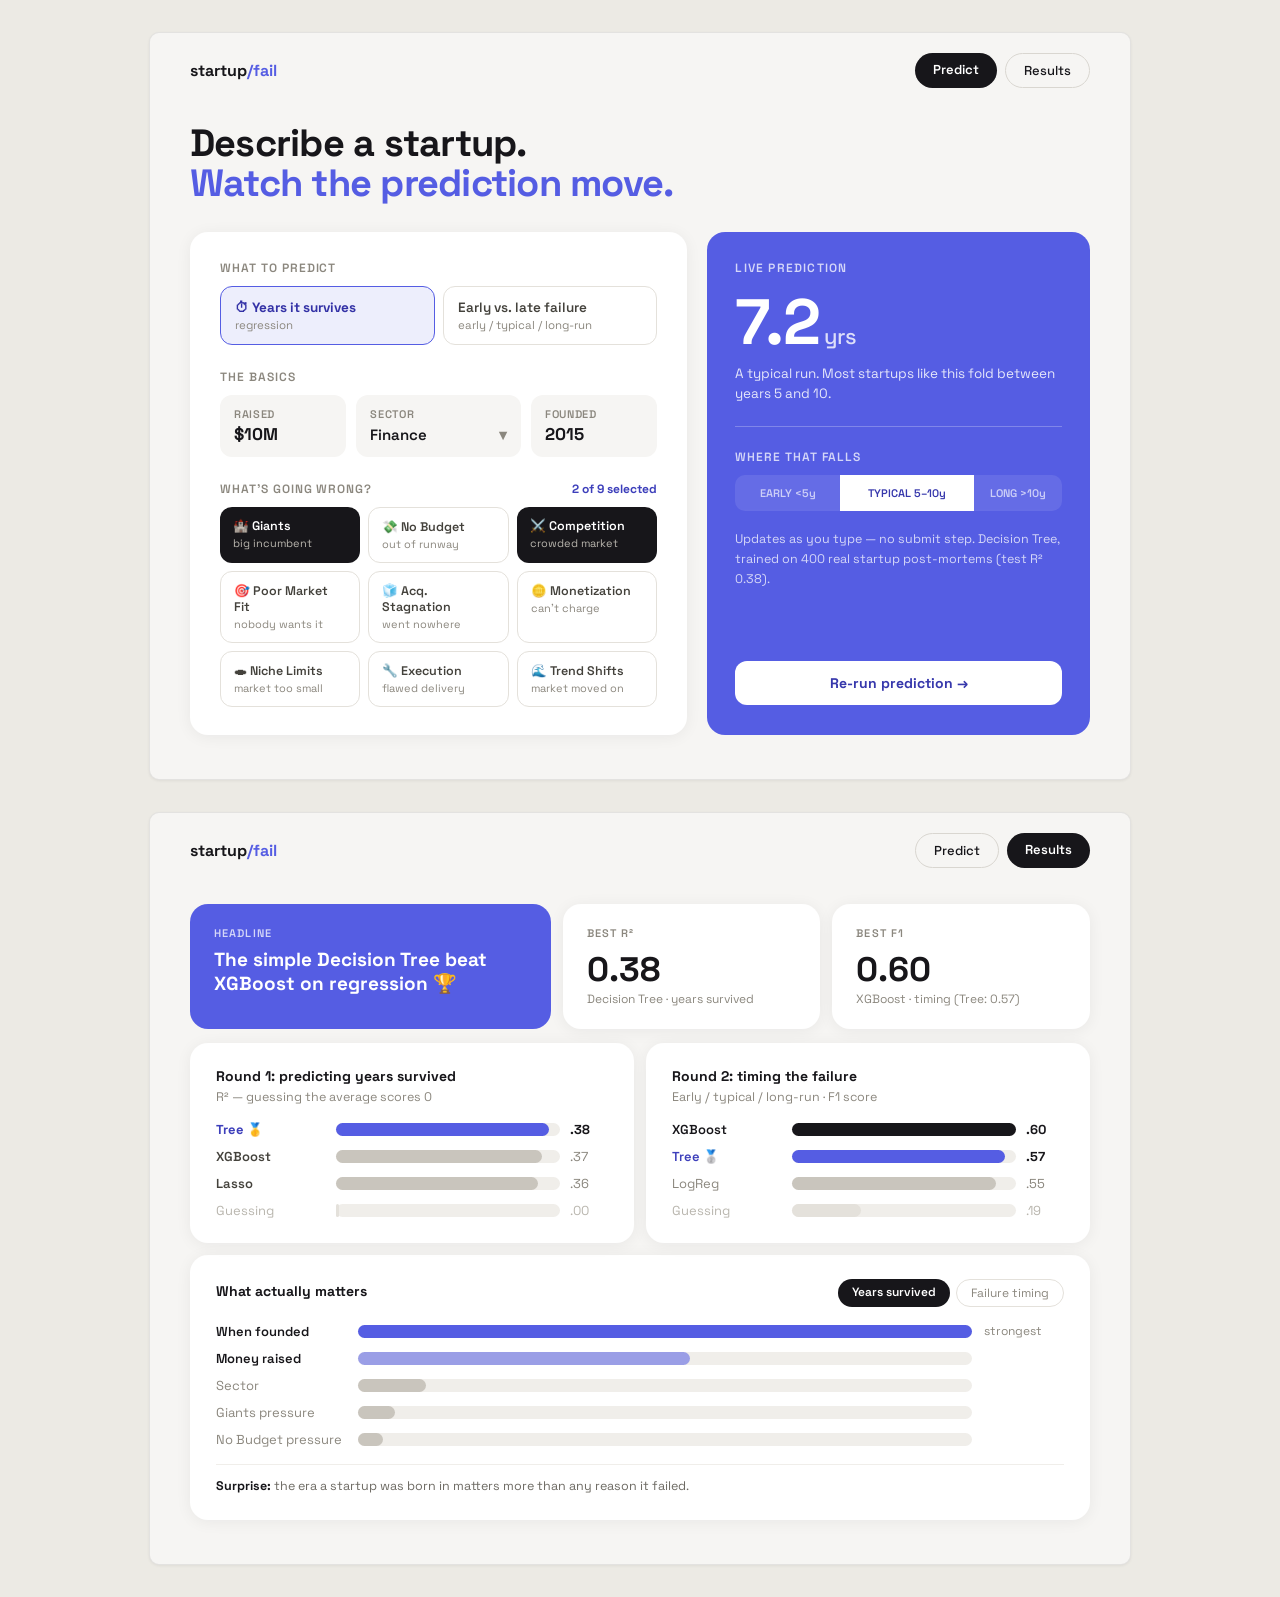
<file: docs/design_handoff_2a/2a-reference.html>
<!DOCTYPE html>
<html lang="en">
<head>
<meta charset="utf-8">
<meta name="viewport" content="width=device-width, initial-scale=1">
<title>2a Reference — startup/fail Studio redesign</title>
<link rel="preconnect" href="https://fonts.googleapis.com">
<link href="https://fonts.googleapis.com/css2?family=Space+Grotesk:wght@400;500;600;700&display=swap" rel="stylesheet">
<style>body{margin:0;background:#eceae4;display:flex;flex-direction:column;align-items:center;gap:32px;padding:32px}.dv-card{width:980px;max-width:100%;background:#f6f5f3;border:1px solid rgba(0,0,0,.08);border-radius:10px;box-shadow:0 1px 3px rgba(0,0,0,.06);overflow:hidden}</style>
</head>
<body>
<!-- DESIGN REFERENCE (static, non-interactive). Two views: Predictor, then Dashboard. -->
<div class="dv-card" style="width:980px;background:#f6f5f3;border-radius:10px" data-screen-label="2a Predictor">
<div style="font-family:'Space Grotesk',sans-serif;color:#17161a">
  <div style="display:flex;justify-content:space-between;align-items:center;padding:20px 40px">
    <div style="font-size:16px;font-weight:700">startup<span style="color:oklch(0.55 0.2 275)">/fail</span></div>
    <div style="display:flex;gap:8px">
      <span style="padding:8px 18px;border-radius:99px;background:#17161a;color:#fff;font-size:13px;font-weight:600">Predict</span>
      <span style="padding:8px 18px;border-radius:99px;border:1.5px solid #d9d6d0;font-size:13px;font-weight:500">Results</span>
    </div>
  </div>
  <div style="padding:16px 40px 44px">
    <h1 style="font-size:38px;font-weight:700;letter-spacing:-.02em;line-height:1.05;margin:0 0 28px">Describe a startup.<br><span style="color:oklch(0.55 0.2 275)">Watch the prediction move.</span></h1>
    <div style="display:grid;grid-template-columns:1.3fr 1fr;gap:20px;align-items:stretch">

      <div style="background:#fff;border-radius:18px;padding:28px 30px;box-shadow:0 2px 16px rgba(20,18,30,.06);display:flex;flex-direction:column;gap:24px">
        <div>
          <div style="font-size:12px;font-weight:600;color:#8b877e;text-transform:uppercase;letter-spacing:.08em;margin-bottom:10px">What to predict</div>
          <div style="display:grid;grid-template-columns:1fr 1fr;gap:8px">
            <div style="border-radius:12px;background:oklch(0.55 0.2 275 / .1);border:1.5px solid oklch(0.55 0.2 275);padding:12px 14px"><div style="font-size:13.5px;font-weight:700;color:oklch(0.4 0.18 275)">⏱ Years it survives</div><div style="font-size:11.5px;color:#8b877e;margin-top:2px">regression</div></div>
            <div style="border-radius:12px;border:1.5px solid #e4e1db;padding:12px 14px"><div style="font-size:13.5px;font-weight:600;color:#44423c">Early vs. late failure</div><div style="font-size:11.5px;color:#8b877e;margin-top:2px">early / typical / long-run</div></div>
          </div>
        </div>
        <div>
          <div style="font-size:12px;font-weight:600;color:#8b877e;text-transform:uppercase;letter-spacing:.08em;margin-bottom:10px">The basics</div>
          <div style="display:grid;grid-template-columns:1fr 1.3fr 1fr;gap:10px">
            <div style="background:#f6f5f3;border-radius:12px;padding:12px 14px"><div style="font-size:11px;font-weight:600;color:#8b877e;text-transform:uppercase;letter-spacing:.06em">Raised</div><div style="font-size:17px;font-weight:700;margin-top:2px">$10M</div></div>
            <div style="background:#f6f5f3;border-radius:12px;padding:12px 14px"><div style="font-size:11px;font-weight:600;color:#8b877e;text-transform:uppercase;letter-spacing:.06em">Sector</div><div style="font-size:15px;font-weight:600;margin-top:4px;display:flex;justify-content:space-between">Finance <span style="color:#8b877e">▾</span></div></div>
            <div style="background:#f6f5f3;border-radius:12px;padding:12px 14px"><div style="font-size:11px;font-weight:600;color:#8b877e;text-transform:uppercase;letter-spacing:.06em">Founded</div><div style="font-size:17px;font-weight:700;margin-top:2px">2015</div></div>
          </div>
        </div>
        <div>
          <div style="display:flex;justify-content:space-between;align-items:baseline;margin-bottom:10px">
            <span style="font-size:12px;font-weight:600;color:#8b877e;text-transform:uppercase;letter-spacing:.08em">What's going wrong?</span>
            <span style="font-size:12px;font-weight:700;color:oklch(0.45 0.19 275)">2 of 9 selected</span>
          </div>
          <div style="display:grid;grid-template-columns:1fr 1fr 1fr;gap:8px">
            <div style="border-radius:12px;background:#17161a;color:#fff;padding:11px 13px;font-size:12.5px;font-weight:600">🏰 Giants<div style="font-weight:400;font-size:11px;color:#b9b6ae;margin-top:2px">big incumbent</div></div>
            <div style="border-radius:12px;border:1.5px solid #e4e1db;padding:11px 13px;font-size:12.5px;font-weight:600;color:#44423c">💸 No Budget<div style="font-weight:400;font-size:11px;color:#8b877e;margin-top:2px">out of runway</div></div>
            <div style="border-radius:12px;background:#17161a;color:#fff;padding:11px 13px;font-size:12.5px;font-weight:600">⚔️ Competition<div style="font-weight:400;font-size:11px;color:#b9b6ae;margin-top:2px">crowded market</div></div>
            <div style="border-radius:12px;border:1.5px solid #e4e1db;padding:11px 13px;font-size:12.5px;font-weight:600;color:#44423c">🎯 Poor Market Fit<div style="font-weight:400;font-size:11px;color:#8b877e;margin-top:2px">nobody wants it</div></div>
            <div style="border-radius:12px;border:1.5px solid #e4e1db;padding:11px 13px;font-size:12.5px;font-weight:600;color:#44423c">🧊 Acq. Stagnation<div style="font-weight:400;font-size:11px;color:#8b877e;margin-top:2px">went nowhere</div></div>
            <div style="border-radius:12px;border:1.5px solid #e4e1db;padding:11px 13px;font-size:12.5px;font-weight:600;color:#44423c">🪙 Monetization<div style="font-weight:400;font-size:11px;color:#8b877e;margin-top:2px">can't charge</div></div>
            <div style="border-radius:12px;border:1.5px solid #e4e1db;padding:11px 13px;font-size:12.5px;font-weight:600;color:#44423c">🕳 Niche Limits<div style="font-weight:400;font-size:11px;color:#8b877e;margin-top:2px">market too small</div></div>
            <div style="border-radius:12px;border:1.5px solid #e4e1db;padding:11px 13px;font-size:12.5px;font-weight:600;color:#44423c">🔧 Execution<div style="font-weight:400;font-size:11px;color:#8b877e;margin-top:2px">flawed delivery</div></div>
            <div style="border-radius:12px;border:1.5px solid #e4e1db;padding:11px 13px;font-size:12.5px;font-weight:600;color:#44423c">🌊 Trend Shifts<div style="font-weight:400;font-size:11px;color:#8b877e;margin-top:2px">market moved on</div></div>
          </div>
        </div>
      </div>

      <div style="background:oklch(0.55 0.2 275);border-radius:18px;padding:28px 28px 30px;color:#fff;display:flex;flex-direction:column">
        <div style="font-size:12px;font-weight:600;text-transform:uppercase;letter-spacing:.1em;opacity:.75;margin-bottom:14px">Live prediction</div>
        <div style="font-size:64px;font-weight:700;line-height:1;letter-spacing:-.02em">7.2<span style="font-size:22px;font-weight:500;opacity:.8"> yrs</span></div>
        <div style="font-size:13.5px;line-height:1.5;opacity:.85;margin-top:10px">A typical run. Most startups like this fold between years 5 and 10.</div>
        <div style="height:1px;background:rgba(255,255,255,.25);margin:22px 0"></div>
        <div style="font-size:12px;font-weight:600;text-transform:uppercase;letter-spacing:.08em;opacity:.75;margin-bottom:10px">Where that falls</div>
        <div style="display:flex;height:36px;border-radius:10px;overflow:hidden;font-size:11px;font-weight:600">
          <div style="width:32%;background:rgba(255,255,255,.14);display:flex;align-items:center;justify-content:center;opacity:.7">EARLY &lt;5y</div>
          <div style="width:41%;background:#fff;color:oklch(0.42 0.18 275);display:flex;align-items:center;justify-content:center">TYPICAL 5–10y</div>
          <div style="width:27%;background:rgba(255,255,255,.14);display:flex;align-items:center;justify-content:center;opacity:.7">LONG &gt;10y</div>
        </div>
        <div style="font-size:12.5px;line-height:1.6;opacity:.75;margin-top:18px">Updates as you type — no submit step. Decision Tree, trained on 400 real startup post-mortems (test R² 0.38).</div>
        <div style="margin-top:auto;padding-top:20px"><div style="background:#fff;color:oklch(0.42 0.18 275);border-radius:12px;padding:13px;text-align:center;font-size:14px;font-weight:700">Re-run prediction →</div></div>
      </div>

    </div>
  </div>
</div>
</div>

<div class="dv-card" style="width:980px;background:#f6f5f3;border-radius:10px" data-screen-label="2a Dashboard">
<div style="font-family:'Space Grotesk',sans-serif;color:#17161a">
  <div style="display:flex;justify-content:space-between;align-items:center;padding:20px 40px">
    <div style="font-size:16px;font-weight:700">startup<span style="color:oklch(0.55 0.2 275)">/fail</span></div>
    <div style="display:flex;gap:8px">
      <span style="padding:8px 18px;border-radius:99px;border:1.5px solid #d9d6d0;font-size:13px;font-weight:500">Predict</span>
      <span style="padding:8px 18px;border-radius:99px;background:#17161a;color:#fff;font-size:13px;font-weight:600">Results</span>
    </div>
  </div>
  <div style="padding:16px 40px 44px">
    <div style="display:grid;grid-template-columns:1.4fr 1fr 1fr;gap:12px;margin-bottom:14px">
      <div style="background:oklch(0.55 0.2 275);color:#fff;border-radius:18px;padding:22px 24px"><div style="font-size:11px;font-weight:600;text-transform:uppercase;letter-spacing:.1em;opacity:.75;margin-bottom:8px">Headline</div><div style="font-size:19px;font-weight:700;line-height:1.3">The simple Decision Tree beat XGBoost on regression 🏆</div></div>
      <div style="background:#fff;border-radius:18px;padding:22px 24px;box-shadow:0 2px 16px rgba(20,18,30,.06)"><div style="font-size:11px;font-weight:600;text-transform:uppercase;letter-spacing:.1em;color:#8b877e;margin-bottom:8px">Best R²</div><div style="font-size:34px;font-weight:700">0.38</div><div style="font-size:12px;color:#8b877e">Decision Tree · years survived</div></div>
      <div style="background:#fff;border-radius:18px;padding:22px 24px;box-shadow:0 2px 16px rgba(20,18,30,.06)"><div style="font-size:11px;font-weight:600;text-transform:uppercase;letter-spacing:.1em;color:#8b877e;margin-bottom:8px">Best F1</div><div style="font-size:34px;font-weight:700">0.60</div><div style="font-size:12px;color:#8b877e">XGBoost · timing (Tree: 0.57)</div></div>
    </div>
    <div style="display:grid;grid-template-columns:1fr 1fr;gap:12px;margin-bottom:12px">
      <div style="background:#fff;border-radius:18px;padding:24px 26px;box-shadow:0 2px 16px rgba(20,18,30,.06)">
        <div style="font-size:14px;font-weight:700;margin-bottom:4px">Round 1: predicting years survived</div>
        <div style="font-size:12.5px;color:#8b877e;margin-bottom:16px">R² — guessing the average scores 0</div>
        <div style="display:flex;flex-direction:column;gap:10px;font-size:13px">
          <div style="display:grid;grid-template-columns:110px 1fr 38px;gap:10px;align-items:center"><span style="font-weight:700;color:oklch(0.45 0.19 275)">Tree 🥇</span><div style="height:13px;background:#f0eeea;border-radius:99px"><div style="width:95%;height:100%;background:oklch(0.55 0.2 275);border-radius:99px"></div></div><span style="font-weight:700">.38</span></div>
          <div style="display:grid;grid-template-columns:110px 1fr 38px;gap:10px;align-items:center"><span style="color:#44423c;font-weight:600">XGBoost</span><div style="height:13px;background:#f0eeea;border-radius:99px"><div style="width:92%;height:100%;background:#c9c5bd;border-radius:99px"></div></div><span style="color:#8b877e">.37</span></div>
          <div style="display:grid;grid-template-columns:110px 1fr 38px;gap:10px;align-items:center"><span style="color:#44423c;font-weight:600">Lasso</span><div style="height:13px;background:#f0eeea;border-radius:99px"><div style="width:90%;height:100%;background:#c9c5bd;border-radius:99px"></div></div><span style="color:#8b877e">.36</span></div>
          <div style="display:grid;grid-template-columns:110px 1fr 38px;gap:10px;align-items:center"><span style="color:#b9b6ae">Guessing</span><div style="height:13px;background:#f0eeea;border-radius:99px"><div style="width:1.5%;height:100%;background:#e4e1db;border-radius:99px"></div></div><span style="color:#b9b6ae">.00</span></div>
        </div>
      </div>
      <div style="background:#fff;border-radius:18px;padding:24px 26px;box-shadow:0 2px 16px rgba(20,18,30,.06)">
        <div style="font-size:14px;font-weight:700;margin-bottom:4px">Round 2: timing the failure</div>
        <div style="font-size:12.5px;color:#8b877e;margin-bottom:16px">Early / typical / long-run · F1 score</div>
        <div style="display:flex;flex-direction:column;gap:10px;font-size:13px">
          <div style="display:grid;grid-template-columns:110px 1fr 38px;gap:10px;align-items:center"><span style="font-weight:600">XGBoost</span><div style="height:13px;background:#f0eeea;border-radius:99px"><div style="width:100%;height:100%;background:#17161a;border-radius:99px"></div></div><span style="font-weight:700">.60</span></div>
          <div style="display:grid;grid-template-columns:110px 1fr 38px;gap:10px;align-items:center"><span style="font-weight:600;color:oklch(0.45 0.19 275)">Tree 🥈</span><div style="height:13px;background:#f0eeea;border-radius:99px"><div style="width:95%;height:100%;background:oklch(0.55 0.2 275);border-radius:99px"></div></div><span style="font-weight:700">.57</span></div>
          <div style="display:grid;grid-template-columns:110px 1fr 38px;gap:10px;align-items:center"><span style="color:#8b877e">LogReg</span><div style="height:13px;background:#f0eeea;border-radius:99px"><div style="width:91%;height:100%;background:#c9c5bd;border-radius:99px"></div></div><span style="color:#8b877e">.55</span></div>
          <div style="display:grid;grid-template-columns:110px 1fr 38px;gap:10px;align-items:center"><span style="color:#b9b6ae">Guessing</span><div style="height:13px;background:#f0eeea;border-radius:99px"><div style="width:31%;height:100%;background:#e4e1db;border-radius:99px"></div></div><span style="color:#b9b6ae">.19</span></div>
        </div>
      </div>
    </div>
    <div style="background:#fff;border-radius:18px;padding:24px 26px;box-shadow:0 2px 16px rgba(20,18,30,.06)">
      <div style="display:flex;justify-content:space-between;align-items:baseline;margin-bottom:16px">
        <div style="font-size:14px;font-weight:700">What actually matters</div>
        <div style="display:flex;gap:6px;font-size:12px"><span style="padding:5px 14px;border-radius:99px;background:#17161a;color:#fff;font-weight:600">Years survived</span><span style="padding:5px 14px;border-radius:99px;border:1.5px solid #e4e1db;color:#8b877e">Failure timing</span></div>
      </div>
      <div style="display:flex;flex-direction:column;gap:10px;font-size:13px">
        <div style="display:grid;grid-template-columns:130px 1fr 80px;gap:12px;align-items:center"><span style="font-weight:600">When founded</span><div style="height:13px;background:#f0eeea;border-radius:99px"><div style="width:100%;height:100%;background:oklch(0.55 0.2 275);border-radius:99px"></div></div><span style="font-size:12px;color:#8b877e">strongest</span></div>
        <div style="display:grid;grid-template-columns:130px 1fr 80px;gap:12px;align-items:center"><span style="font-weight:600">Money raised</span><div style="height:13px;background:#f0eeea;border-radius:99px"><div style="width:54%;height:100%;background:oklch(0.55 0.2 275 / .55);border-radius:99px"></div></div><span></span></div>
        <div style="display:grid;grid-template-columns:130px 1fr 80px;gap:12px;align-items:center"><span style="color:#8b877e">Sector</span><div style="height:13px;background:#f0eeea;border-radius:99px"><div style="width:11%;height:100%;background:#c9c5bd;border-radius:99px"></div></div><span></span></div>
        <div style="display:grid;grid-template-columns:130px 1fr 80px;gap:12px;align-items:center"><span style="color:#8b877e">Giants pressure</span><div style="height:13px;background:#f0eeea;border-radius:99px"><div style="width:6%;height:100%;background:#c9c5bd;border-radius:99px"></div></div><span></span></div>
        <div style="display:grid;grid-template-columns:130px 1fr 80px;gap:12px;align-items:center"><span style="color:#8b877e">No Budget pressure</span><div style="height:13px;background:#f0eeea;border-radius:99px"><div style="width:4%;height:100%;background:#c9c5bd;border-radius:99px"></div></div><span></span></div>
      </div>
      <div style="font-size:12.5px;color:#6d6a63;line-height:1.5;margin-top:16px;border-top:1px solid #f0eeea;padding-top:12px"><strong style="color:#17161a">Surprise:</strong> the era a startup was born in matters more than any reason it failed.</div>
    </div>
  </div>
</div>
</div>
</body>
</html>
</file>
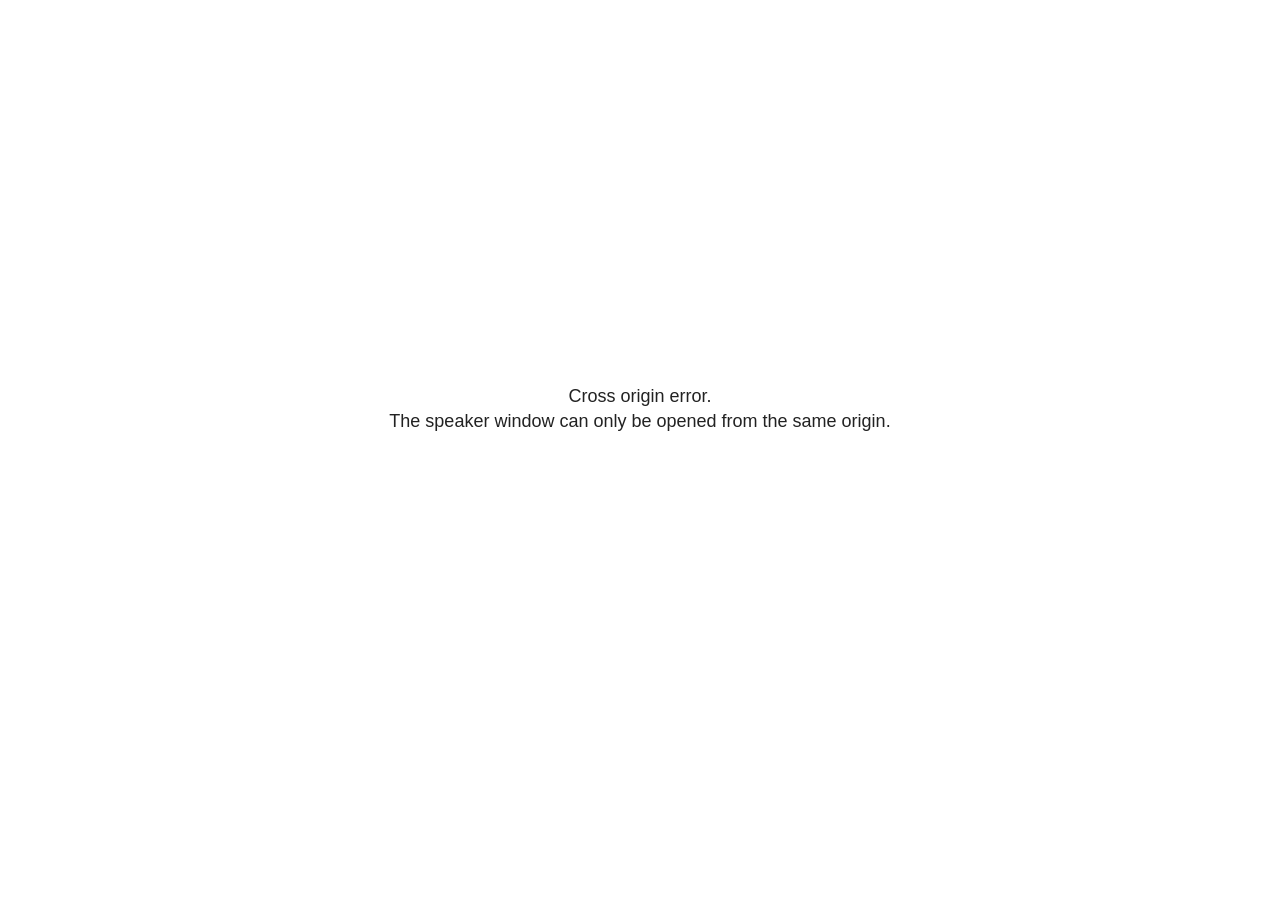
<file: docs/D4-presentation_files/libs/revealjs/plugin/notes/speaker-view.html>
<!--
	NOTE: You need to build the notes plugin after making changes to this file.
-->
<html lang="en">
	<head>
		<meta charset="utf-8">

		<title>reveal.js - Speaker View</title>

		<style>
			body {
				font-family: Helvetica;
				font-size: 18px;
			}

			#current-slide,
			#upcoming-slide,
			#speaker-controls {
				padding: 6px;
				box-sizing: border-box;
				-moz-box-sizing: border-box;
			}

			#current-slide iframe,
			#upcoming-slide iframe {
				width: 100%;
				height: 100%;
				border: 1px solid #ddd;
			}

			#current-slide .label,
			#upcoming-slide .label {
				position: absolute;
				top: 10px;
				left: 10px;
				z-index: 2;
			}

			#connection-status {
				position: absolute;
				top: 0;
				left: 0;
				width: 100%;
				height: 100%;
				z-index: 20;
				padding: 30% 20% 20% 20%;
				font-size: 18px;
				color: #222;
				background: #fff;
				text-align: center;
				box-sizing: border-box;
				line-height: 1.4;
			}

			.overlay-element {
				height: 34px;
				line-height: 34px;
				padding: 0 10px;
				text-shadow: none;
				background: rgba( 220, 220, 220, 0.8 );
				color: #222;
				font-size: 14px;
			}

			.overlay-element.interactive:hover {
				background: rgba( 220, 220, 220, 1 );
			}

			#current-slide {
				position: absolute;
				width: 60%;
				height: 100%;
				top: 0;
				left: 0;
				padding-right: 0;
			}

			#upcoming-slide {
				position: absolute;
				width: 40%;
				height: 40%;
				right: 0;
				top: 0;
			}

			/* Speaker controls */
			#speaker-controls {
				position: absolute;
				top: 40%;
				right: 0;
				width: 40%;
				height: 60%;
				overflow: auto;
				font-size: 18px;
			}

				.speaker-controls-time.hidden,
				.speaker-controls-notes.hidden {
					display: none;
				}

				.speaker-controls-time .label,
				.speaker-controls-pace .label,
				.speaker-controls-notes .label {
					text-transform: uppercase;
					font-weight: normal;
					font-size: 0.66em;
					color: #666;
					margin: 0;
				}

				.speaker-controls-time, .speaker-controls-pace {
					border-bottom: 1px solid rgba( 200, 200, 200, 0.5 );
					margin-bottom: 10px;
					padding: 10px 16px;
					padding-bottom: 20px;
					cursor: pointer;
				}

				.speaker-controls-time .reset-button {
					opacity: 0;
					float: right;
					color: #666;
					text-decoration: none;
				}
				.speaker-controls-time:hover .reset-button {
					opacity: 1;
				}

				.speaker-controls-time .timer,
				.speaker-controls-time .clock {
					width: 50%;
				}

				.speaker-controls-time .timer,
				.speaker-controls-time .clock,
				.speaker-controls-time .pacing .hours-value,
				.speaker-controls-time .pacing .minutes-value,
				.speaker-controls-time .pacing .seconds-value {
					font-size: 1.9em;
				}

				.speaker-controls-time .timer {
					float: left;
				}

				.speaker-controls-time .clock {
					float: right;
					text-align: right;
				}

				.speaker-controls-time span.mute {
					opacity: 0.3;
				}

				.speaker-controls-time .pacing-title {
					margin-top: 5px;
				}

				.speaker-controls-time .pacing.ahead {
					color: blue;
				}

				.speaker-controls-time .pacing.on-track {
					color: green;
				}

				.speaker-controls-time .pacing.behind {
					color: red;
				}

				.speaker-controls-notes {
					padding: 10px 16px;
				}

				.speaker-controls-notes .value {
					margin-top: 5px;
					line-height: 1.4;
					font-size: 1.2em;
				}

			/* Layout selector */
			#speaker-layout {
				position: absolute;
				top: 10px;
				right: 10px;
				color: #222;
				z-index: 10;
			}
				#speaker-layout select {
					position: absolute;
					width: 100%;
					height: 100%;
					top: 0;
					left: 0;
					border: 0;
					box-shadow: 0;
					cursor: pointer;
					opacity: 0;

					font-size: 1em;
					background-color: transparent;

					-moz-appearance: none;
					-webkit-appearance: none;
					-webkit-tap-highlight-color: rgba(0, 0, 0, 0);
				}

				#speaker-layout select:focus {
					outline: none;
					box-shadow: none;
				}

			.clear {
				clear: both;
			}

			/* Speaker layout: Wide */
			body[data-speaker-layout="wide"] #current-slide,
			body[data-speaker-layout="wide"] #upcoming-slide {
				width: 50%;
				height: 45%;
				padding: 6px;
			}

			body[data-speaker-layout="wide"] #current-slide {
				top: 0;
				left: 0;
			}

			body[data-speaker-layout="wide"] #upcoming-slide {
				top: 0;
				left: 50%;
			}

			body[data-speaker-layout="wide"] #speaker-controls {
				top: 45%;
				left: 0;
				width: 100%;
				height: 50%;
				font-size: 1.25em;
			}

			/* Speaker layout: Tall */
			body[data-speaker-layout="tall"] #current-slide,
			body[data-speaker-layout="tall"] #upcoming-slide {
				width: 45%;
				height: 50%;
				padding: 6px;
			}

			body[data-speaker-layout="tall"] #current-slide {
				top: 0;
				left: 0;
			}

			body[data-speaker-layout="tall"] #upcoming-slide {
				top: 50%;
				left: 0;
			}

			body[data-speaker-layout="tall"] #speaker-controls {
				padding-top: 40px;
				top: 0;
				left: 45%;
				width: 55%;
				height: 100%;
				font-size: 1.25em;
			}

			/* Speaker layout: Notes only */
			body[data-speaker-layout="notes-only"] #current-slide,
			body[data-speaker-layout="notes-only"] #upcoming-slide {
				display: none;
			}

			body[data-speaker-layout="notes-only"] #speaker-controls {
				padding-top: 40px;
				top: 0;
				left: 0;
				width: 100%;
				height: 100%;
				font-size: 1.25em;
			}

			@media screen and (max-width: 1080px) {
				body[data-speaker-layout="default"] #speaker-controls {
					font-size: 16px;
				}
			}

			@media screen and (max-width: 900px) {
				body[data-speaker-layout="default"] #speaker-controls {
					font-size: 14px;
				}
			}

			@media screen and (max-width: 800px) {
				body[data-speaker-layout="default"] #speaker-controls {
					font-size: 12px;
				}
			}

		</style>
	</head>

	<body>

		<div id="connection-status">Loading speaker view...</div>

		<div id="current-slide"></div>
		<div id="upcoming-slide"><span class="overlay-element label">Upcoming</span></div>
		<div id="speaker-controls">
			<div class="speaker-controls-time">
				<h4 class="label">Time <span class="reset-button">Click to Reset</span></h4>
				<div class="clock">
					<span class="clock-value">0:00 AM</span>
				</div>
				<div class="timer">
					<span class="hours-value">00</span><span class="minutes-value">:00</span><span class="seconds-value">:00</span>
				</div>
				<div class="clear"></div>

				<h4 class="label pacing-title" style="display: none">Pacing – Time to finish current slide</h4>
				<div class="pacing" style="display: none">
					<span class="hours-value">00</span><span class="minutes-value">:00</span><span class="seconds-value">:00</span>
				</div>
			</div>

			<div class="speaker-controls-notes hidden">
				<h4 class="label">Notes</h4>
				<div class="value"></div>
			</div>
		</div>
		<div id="speaker-layout" class="overlay-element interactive">
			<span class="speaker-layout-label"></span>
			<select class="speaker-layout-dropdown"></select>
		</div>

		<script>

			(function() {

				var notes,
					notesValue,
					currentState,
					currentSlide,
					upcomingSlide,
					layoutLabel,
					layoutDropdown,
					pendingCalls = {},
					lastRevealApiCallId = 0,
					connected = false

				var connectionStatus = document.querySelector( '#connection-status' );

				var SPEAKER_LAYOUTS = {
					'default': 'Default',
					'wide': 'Wide',
					'tall': 'Tall',
					'notes-only': 'Notes only'
				};

				setupLayout();

				let openerOrigin;

				try {
					openerOrigin = window.opener.location.origin;
				}
				catch ( error ) { console.warn( error ) }

				// In order to prevent XSS, the speaker view will only run if its
				// opener has the same origin as itself
				if( window.location.origin !== openerOrigin ) {
					connectionStatus.innerHTML = 'Cross origin error.<br>The speaker window can only be opened from the same origin.';
					return;
				}

				var connectionTimeout = setTimeout( function() {
					connectionStatus.innerHTML = 'Error connecting to main window.<br>Please try closing and reopening the speaker view.';
				}, 5000 );

				window.addEventListener( 'message', function( event ) {

					// Validate the origin of all messages to avoid parsing messages
					// that aren't meant for us. Ignore when running off file:// so
					// that the speaker view continues to work without a web server.
					if( window.location.origin !== event.origin && window.location.origin !== 'file://' ) {
						return
					}

					clearTimeout( connectionTimeout );
					connectionStatus.style.display = 'none';

					var data = JSON.parse( event.data );

					// The overview mode is only useful to the reveal.js instance
					// where navigation occurs so we don't sync it
					if( data.state ) delete data.state.overview;

					// Messages sent by the notes plugin inside of the main window
					if( data && data.namespace === 'reveal-notes' ) {
						if( data.type === 'connect' ) {
							handleConnectMessage( data );
						}
						else if( data.type === 'state' ) {
							handleStateMessage( data );
						}
						else if( data.type === 'return' ) {
							pendingCalls[data.callId](data.result);
							delete pendingCalls[data.callId];
						}
					}
					// Messages sent by the reveal.js inside of the current slide preview
					else if( data && data.namespace === 'reveal' ) {
						if( /ready/.test( data.eventName ) ) {
							// Send a message back to notify that the handshake is complete
							window.opener.postMessage( JSON.stringify({ namespace: 'reveal-notes', type: 'connected'} ), '*' );
						}
						else if( /slidechanged|fragmentshown|fragmenthidden|paused|resumed/.test( data.eventName ) && currentState !== JSON.stringify( data.state ) ) {

							dispatchStateToMainWindow( data.state );

						}
					}

				} );

				/**
				 * Updates the presentation in the main window to match the state
				 * of the presentation in the notes window.
				 */
				const dispatchStateToMainWindow = debounce(( state ) => {
					window.opener.postMessage( JSON.stringify({ method: 'setState', args: [ state ]} ), '*' );
				}, 500);

				/**
				 * Asynchronously calls the Reveal.js API of the main frame.
				 */
				function callRevealApi( methodName, methodArguments, callback ) {

					var callId = ++lastRevealApiCallId;
					pendingCalls[callId] = callback;
					window.opener.postMessage( JSON.stringify( {
						namespace: 'reveal-notes',
						type: 'call',
						callId: callId,
						methodName: methodName,
						arguments: methodArguments
					} ), '*' );

				}

				/**
				 * Called when the main window is trying to establish a
				 * connection.
				 */
				function handleConnectMessage( data ) {

					if( connected === false ) {
						connected = true;

						setupIframes( data );
						setupKeyboard();
						setupNotes();
						setupTimer();
						setupHeartbeat();
					}

				}

				/**
				 * Called when the main window sends an updated state.
				 */
				function handleStateMessage( data ) {

					// Store the most recently set state to avoid circular loops
					// applying the same state
					currentState = JSON.stringify( data.state );

					// No need for updating the notes in case of fragment changes
					if ( data.notes ) {
						notes.classList.remove( 'hidden' );
						notesValue.style.whiteSpace = data.whitespace;
						if( data.markdown ) {
							notesValue.innerHTML = marked( data.notes );
						}
						else {
							notesValue.innerHTML = data.notes;
						}
					}
					else {
						notes.classList.add( 'hidden' );
					}

					// Update the note slides
					currentSlide.contentWindow.postMessage( JSON.stringify({ method: 'setState', args: [ data.state ] }), '*' );
					upcomingSlide.contentWindow.postMessage( JSON.stringify({ method: 'setState', args: [ data.state ] }), '*' );
					upcomingSlide.contentWindow.postMessage( JSON.stringify({ method: 'next' }), '*' );

				}

				// Limit to max one state update per X ms
				handleStateMessage = debounce( handleStateMessage, 200 );

				/**
				 * Forward keyboard events to the current slide window.
				 * This enables keyboard events to work even if focus
				 * isn't set on the current slide iframe.
				 *
				 * Block F5 default handling, it reloads and disconnects
				 * the speaker notes window.
				 */
				function setupKeyboard() {

					document.addEventListener( 'keydown', function( event ) {
						if( event.keyCode === 116 || ( event.metaKey && event.keyCode === 82 ) ) {
							event.preventDefault();
							return false;
						}
						currentSlide.contentWindow.postMessage( JSON.stringify({ method: 'triggerKey', args: [ event.keyCode ] }), '*' );
					} );

				}

				/**
				 * Creates the preview iframes.
				 */
				function setupIframes( data ) {

					var params = [
						'receiver',
						'progress=false',
						'history=false',
						'transition=none',
						'autoSlide=0',
						'backgroundTransition=none'
					].join( '&' );

					var urlSeparator = /\?/.test(data.url) ? '&' : '?';
					var hash = '#/' + data.state.indexh + '/' + data.state.indexv;
					var currentURL = data.url + urlSeparator + params + '&scrollActivationWidth=false&postMessageEvents=true' + hash;
					var upcomingURL = data.url + urlSeparator + params + '&scrollActivationWidth=false&controls=false' + hash;

					currentSlide = document.createElement( 'iframe' );
					currentSlide.setAttribute( 'width', 1280 );
					currentSlide.setAttribute( 'height', 1024 );
					currentSlide.setAttribute( 'src', currentURL );
					document.querySelector( '#current-slide' ).appendChild( currentSlide );

					upcomingSlide = document.createElement( 'iframe' );
					upcomingSlide.setAttribute( 'width', 640 );
					upcomingSlide.setAttribute( 'height', 512 );
					upcomingSlide.setAttribute( 'src', upcomingURL );
					document.querySelector( '#upcoming-slide' ).appendChild( upcomingSlide );

				}

				/**
				 * Setup the notes UI.
				 */
				function setupNotes() {

					notes = document.querySelector( '.speaker-controls-notes' );
					notesValue = document.querySelector( '.speaker-controls-notes .value' );

				}

				/**
				 * We send out a heartbeat at all times to ensure we can
				 * reconnect with the main presentation window after reloads.
				 */
				function setupHeartbeat() {

					setInterval( () => {
						window.opener.postMessage( JSON.stringify({ namespace: 'reveal-notes', type: 'heartbeat'} ), '*' );
					}, 1000 );

				}

				function getTimings( callback ) {

					callRevealApi( 'getSlidesAttributes', [], function ( slideAttributes ) {
						callRevealApi( 'getConfig', [], function ( config ) {
							var totalTime = config.totalTime;
							var minTimePerSlide = config.minimumTimePerSlide || 0;
							var defaultTiming = config.defaultTiming;
							if ((defaultTiming == null) && (totalTime == null)) {
								callback(null);
								return;
							}
							// Setting totalTime overrides defaultTiming
							if (totalTime) {
								defaultTiming = 0;
							}
							var timings = [];
							for ( var i in slideAttributes ) {
								var slide = slideAttributes[ i ];
								var timing = defaultTiming;
								if( slide.hasOwnProperty( 'data-timing' )) {
									var t = slide[ 'data-timing' ];
									timing = parseInt(t);
									if( isNaN(timing) ) {
										console.warn("Could not parse timing '" + t + "' of slide " + i + "; using default of " + defaultTiming);
										timing = defaultTiming;
									}
								}
								timings.push(timing);
							}
							if ( totalTime ) {
								// After we've allocated time to individual slides, we summarize it and
								// subtract it from the total time
								var remainingTime = totalTime - timings.reduce( function(a, b) { return a + b; }, 0 );
								// The remaining time is divided by the number of slides that have 0 seconds
								// allocated at the moment, giving the average time-per-slide on the remaining slides
								var remainingSlides = (timings.filter( function(x) { return x == 0 }) ).length
								var timePerSlide = Math.round( remainingTime / remainingSlides, 0 )
								// And now we replace every zero-value timing with that average
								timings = timings.map( function(x) { return (x==0 ? timePerSlide : x) } );
							}
							var slidesUnderMinimum = timings.filter( function(x) { return (x < minTimePerSlide) } ).length
							if ( slidesUnderMinimum ) {
								message = "The pacing time for " + slidesUnderMinimum + " slide(s) is under the configured minimum of " + minTimePerSlide + " seconds. Check the data-timing attribute on individual slides, or consider increasing the totalTime or minimumTimePerSlide configuration options (or removing some slides).";
								alert(message);
							}
							callback( timings );
						} );
					} );

				}

				/**
				 * Return the number of seconds allocated for presenting
				 * all slides up to and including this one.
				 */
				function getTimeAllocated( timings, callback ) {

					callRevealApi( 'getSlidePastCount', [], function ( currentSlide ) {
						var allocated = 0;
						for (var i in timings.slice(0, currentSlide + 1)) {
							allocated += timings[i];
						}
						callback( allocated );
					} );

				}

				/**
				 * Create the timer and clock and start updating them
				 * at an interval.
				 */
				function setupTimer() {

					var start = new Date(),
					timeEl = document.querySelector( '.speaker-controls-time' ),
					clockEl = timeEl.querySelector( '.clock-value' ),
					hoursEl = timeEl.querySelector( '.hours-value' ),
					minutesEl = timeEl.querySelector( '.minutes-value' ),
					secondsEl = timeEl.querySelector( '.seconds-value' ),
					pacingTitleEl = timeEl.querySelector( '.pacing-title' ),
					pacingEl = timeEl.querySelector( '.pacing' ),
					pacingHoursEl = pacingEl.querySelector( '.hours-value' ),
					pacingMinutesEl = pacingEl.querySelector( '.minutes-value' ),
					pacingSecondsEl = pacingEl.querySelector( '.seconds-value' );

					var timings = null;
					getTimings( function ( _timings ) {

						timings = _timings;
						if (_timings !== null) {
							pacingTitleEl.style.removeProperty('display');
							pacingEl.style.removeProperty('display');
						}

						// Update once directly
						_updateTimer();

						// Then update every second
						setInterval( _updateTimer, 1000 );

					} );


					function _resetTimer() {

						if (timings == null) {
							start = new Date();
							_updateTimer();
						}
						else {
							// Reset timer to beginning of current slide
							getTimeAllocated( timings, function ( slideEndTimingSeconds ) {
								var slideEndTiming = slideEndTimingSeconds * 1000;
								callRevealApi( 'getSlidePastCount', [], function ( currentSlide ) {
									var currentSlideTiming = timings[currentSlide] * 1000;
									var previousSlidesTiming = slideEndTiming - currentSlideTiming;
									var now = new Date();
									start = new Date(now.getTime() - previousSlidesTiming);
									_updateTimer();
								} );
							} );
						}

					}

					timeEl.addEventListener( 'click', function() {
						_resetTimer();
						return false;
					} );

					function _displayTime( hrEl, minEl, secEl, time) {

						var sign = Math.sign(time) == -1 ? "-" : "";
						time = Math.abs(Math.round(time / 1000));
						var seconds = time % 60;
						var minutes = Math.floor( time / 60 ) % 60 ;
						var hours = Math.floor( time / ( 60 * 60 )) ;
						hrEl.innerHTML = sign + zeroPadInteger( hours );
						if (hours == 0) {
							hrEl.classList.add( 'mute' );
						}
						else {
							hrEl.classList.remove( 'mute' );
						}
						minEl.innerHTML = ':' + zeroPadInteger( minutes );
						if (hours == 0 && minutes == 0) {
							minEl.classList.add( 'mute' );
						}
						else {
							minEl.classList.remove( 'mute' );
						}
						secEl.innerHTML = ':' + zeroPadInteger( seconds );
					}

					function _updateTimer() {

						var diff, hours, minutes, seconds,
						now = new Date();

						diff = now.getTime() - start.getTime();

						clockEl.innerHTML = now.toLocaleTimeString( 'en-US', { hour12: true, hour: '2-digit', minute:'2-digit' } );
						_displayTime( hoursEl, minutesEl, secondsEl, diff );
						if (timings !== null) {
							_updatePacing(diff);
						}

					}

					function _updatePacing(diff) {

						getTimeAllocated( timings, function ( slideEndTimingSeconds ) {
							var slideEndTiming = slideEndTimingSeconds * 1000;

							callRevealApi( 'getSlidePastCount', [], function ( currentSlide ) {
								var currentSlideTiming = timings[currentSlide] * 1000;
								var timeLeftCurrentSlide = slideEndTiming - diff;
								if (timeLeftCurrentSlide < 0) {
									pacingEl.className = 'pacing behind';
								}
								else if (timeLeftCurrentSlide < currentSlideTiming) {
									pacingEl.className = 'pacing on-track';
								}
								else {
									pacingEl.className = 'pacing ahead';
								}
								_displayTime( pacingHoursEl, pacingMinutesEl, pacingSecondsEl, timeLeftCurrentSlide );
							} );
						} );
					}

				}

				/**
				 * Sets up the speaker view layout and layout selector.
				 */
				function setupLayout() {

					layoutDropdown = document.querySelector( '.speaker-layout-dropdown' );
					layoutLabel = document.querySelector( '.speaker-layout-label' );

					// Render the list of available layouts
					for( var id in SPEAKER_LAYOUTS ) {
						var option = document.createElement( 'option' );
						option.setAttribute( 'value', id );
						option.textContent = SPEAKER_LAYOUTS[ id ];
						layoutDropdown.appendChild( option );
					}

					// Monitor the dropdown for changes
					layoutDropdown.addEventListener( 'change', function( event ) {

						setLayout( layoutDropdown.value );

					}, false );

					// Restore any currently persisted layout
					setLayout( getLayout() );

				}

				/**
				 * Sets a new speaker view layout. The layout is persisted
				 * in local storage.
				 */
				function setLayout( value ) {

					var title = SPEAKER_LAYOUTS[ value ];

					layoutLabel.innerHTML = 'Layout' + ( title ? ( ': ' + title ) : '' );
					layoutDropdown.value = value;

					document.body.setAttribute( 'data-speaker-layout', value );

					// Persist locally
					if( supportsLocalStorage() ) {
						window.localStorage.setItem( 'reveal-speaker-layout', value );
					}

				}

				/**
				 * Returns the ID of the most recently set speaker layout
				 * or our default layout if none has been set.
				 */
				function getLayout() {

					if( supportsLocalStorage() ) {
						var layout = window.localStorage.getItem( 'reveal-speaker-layout' );
						if( layout ) {
							return layout;
						}
					}

					// Default to the first record in the layouts hash
					for( var id in SPEAKER_LAYOUTS ) {
						return id;
					}

				}

				function supportsLocalStorage() {

					try {
						localStorage.setItem('test', 'test');
						localStorage.removeItem('test');
						return true;
					}
					catch( e ) {
						return false;
					}

				}

				function zeroPadInteger( num ) {

					var str = '00' + parseInt( num );
					return str.substring( str.length - 2 );

				}

				/**
				 * Limits the frequency at which a function can be called.
				 */
				function debounce( fn, ms ) {

					var lastTime = 0,
						timeout;

					return function() {

						var args = arguments;
						var context = this;

						clearTimeout( timeout );

						var timeSinceLastCall = Date.now() - lastTime;
						if( timeSinceLastCall > ms ) {
							fn.apply( context, args );
							lastTime = Date.now();
						}
						else {
							timeout = setTimeout( function() {
								fn.apply( context, args );
								lastTime = Date.now();
							}, ms - timeSinceLastCall );
						}

					}

				}

			})();

		</script>
	</body>
</html>
</file>
